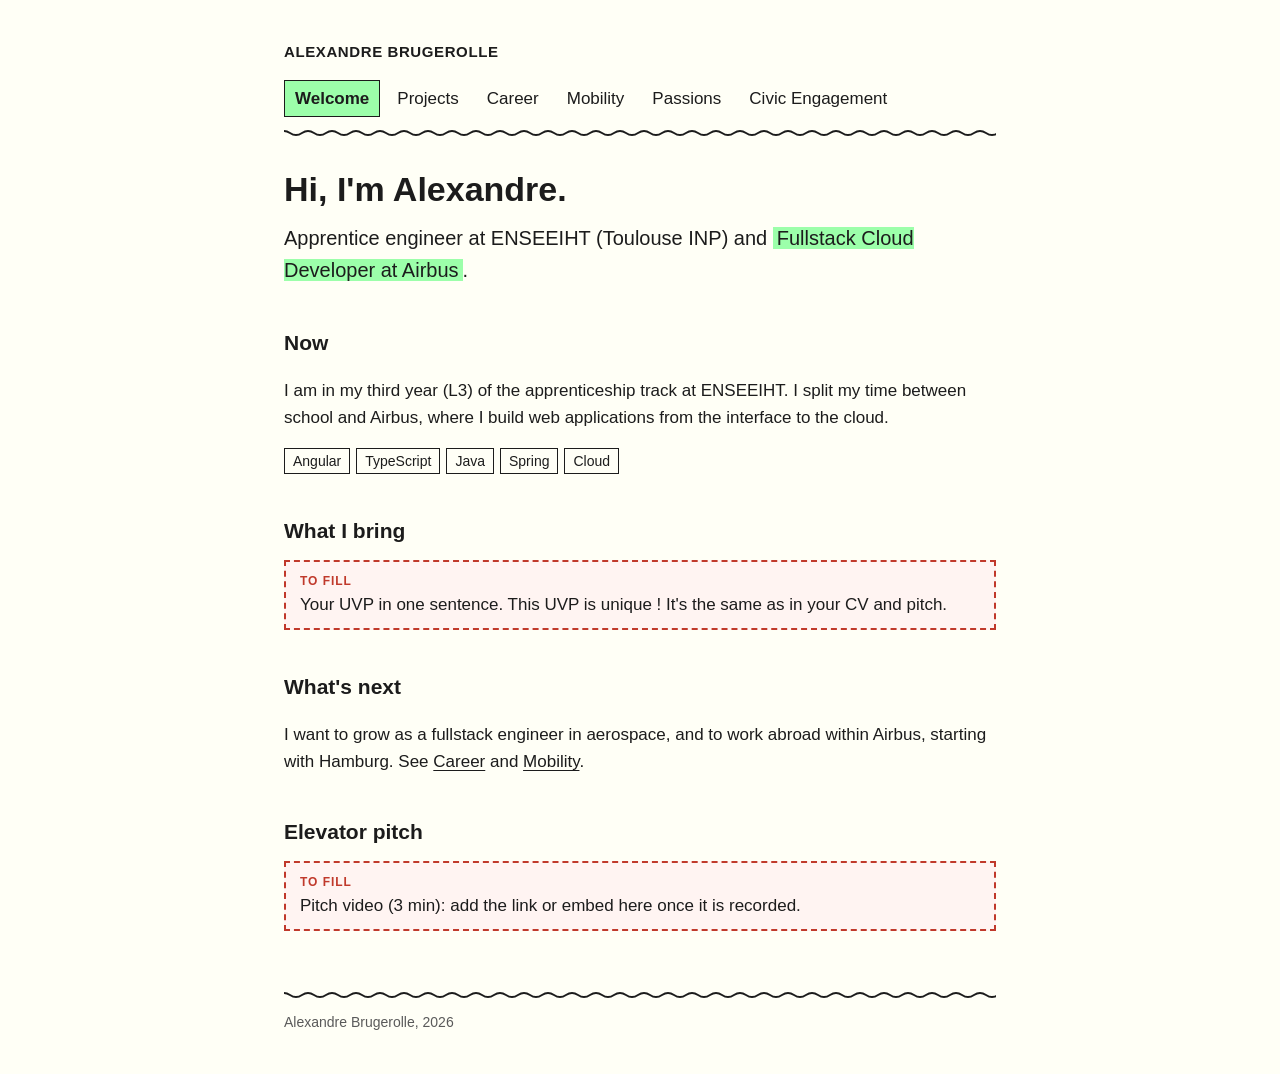
<file: index.html>
<!DOCTYPE html>
<html lang="en">
<head>
  <meta charset="utf-8">
  <meta name="viewport" content="width=device-width, initial-scale=1">
  <title>Alexandre Brugerolle's Portfolio</title>
  <link rel="stylesheet" href="style.css">
</head>
<body>
  <header>
    <p class="name">Alexandre Brugerolle</p>
    <nav>
      <a href="index.html" class="active">Welcome</a>
      <a href="projects.html">Projects</a>
      <a href="career.html">Career</a>
      <a href="mobility.html">Mobility</a>
      <a href="passions.html">Passions</a>
      <a href="civic.html">Civic Engagement</a>
    </nav>
  </header>

  <main>
    <h1>Hi, I'm Alexandre.</h1>
    <p class="lead">
      Apprentice engineer at ENSEEIHT (Toulouse INP) and
      <span class="highlight">Fullstack Cloud Developer at Airbus</span>.
    </p>

    <h2>Now</h2>
    <p>
      I am in my third year (L3) of the apprenticeship track at ENSEEIHT.
      I split my time between school and Airbus, where I build web applications
      from the interface to the cloud.
    </p>
    <ul class="tags">
      <li>Angular</li>
      <li>TypeScript</li>
      <li>Java</li>
      <li>Spring</li>
      <li>Cloud</li>
    </ul>

    <h2>What I bring</h2>
    <div class="todo">
      Your UVP in one sentence. This UVP is unique ! It's the same as in your CV and pitch.
    </div>

    <h2>What's next</h2>
    <p>
      I want to grow as a fullstack engineer in aerospace, and to work abroad
      within Airbus, starting with Hamburg.
      See <a href="career.html">Career</a> and <a href="mobility.html">Mobility</a>.
    </p>

    <h2>Elevator pitch</h2>
    <div class="todo">
      Pitch video (3 min): add the link or embed here once it is recorded.
    </div>
  </main>

  <footer>Alexandre Brugerolle, 2026</footer>
</body>
</html>
</file>
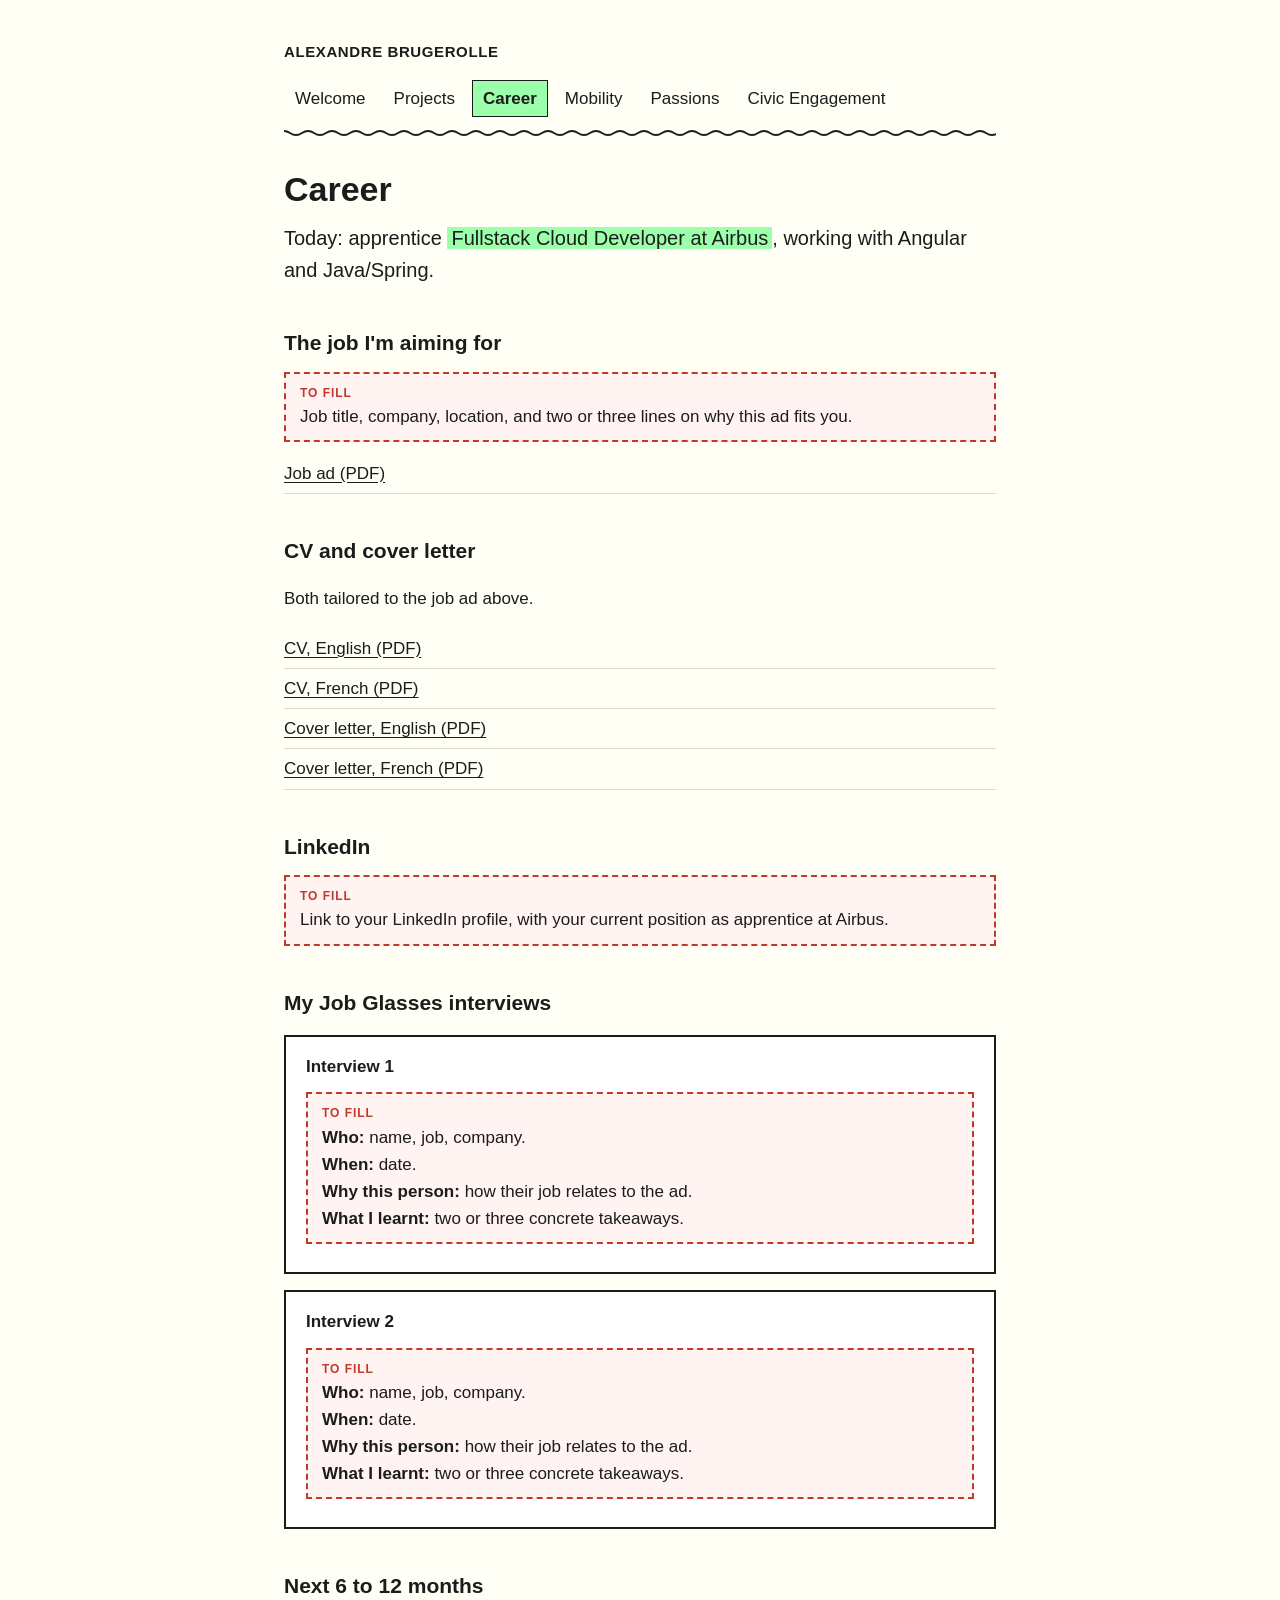
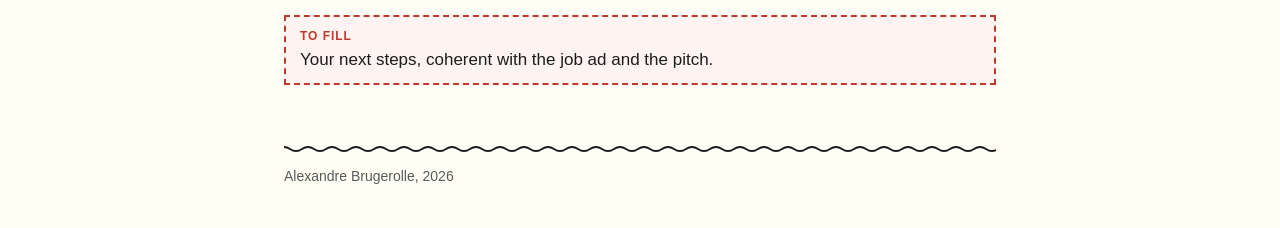
<file: career.html>
<!DOCTYPE html>
<html lang="en">
<head>
  <meta charset="utf-8">
  <meta name="viewport" content="width=device-width, initial-scale=1">
  <title>Alexandre Brugerolle's Career</title>
  <link rel="stylesheet" href="style.css">
</head>
<body>
  <header>
    <p class="name">Alexandre Brugerolle</p>
    <nav>
      <a href="index.html">Welcome</a>
      <a href="projects.html">Projects</a>
      <a href="career.html" class="active">Career</a>
      <a href="mobility.html">Mobility</a>
      <a href="passions.html">Passions</a>
      <a href="civic.html">Civic Engagement</a>
    </nav>
  </header>

  <main>
    <h1>Career</h1>
    <p class="lead">
      Today: apprentice <span class="highlight">Fullstack Cloud Developer at Airbus</span>,
      working with Angular and Java/Spring.
    </p>

    <h2>The job I'm aiming for</h2>
    <div class="todo">
      Job title, company, location, and two or three lines on why this ad fits you.
    </div>
    <ul class="files">
      <li><a href="files/job-ad.pdf">Job ad (PDF)</a></li>
    </ul>

    <h2>CV and cover letter</h2>
    <p>Both tailored to the job ad above.</p>
    <ul class="files">
      <li><a href="files/cv-en.pdf">CV, English (PDF)</a></li>
      <li><a href="files/cv-fr.pdf">CV, French (PDF)</a></li>
      <li><a href="files/cover-letter-en.pdf">Cover letter, English (PDF)</a></li>
      <li><a href="files/cover-letter-fr.pdf">Cover letter, French (PDF)</a></li>
    </ul>

    <h2>LinkedIn</h2>
    <div class="todo">
      Link to your LinkedIn profile, with your current position as apprentice at Airbus.
    </div>

    <h2>My Job Glasses interviews</h2>

    <div class="card">
      <h3>Interview 1</h3>
      <div class="todo">
        <strong>Who:</strong> name, job, company.<br>
        <strong>When:</strong> date.<br>
        <strong>Why this person:</strong> how their job relates to the ad.<br>
        <strong>What I learnt:</strong> two or three concrete takeaways.
      </div>
    </div>

    <div class="card">
      <h3>Interview 2</h3>
      <div class="todo">
        <strong>Who:</strong> name, job, company.<br>
        <strong>When:</strong> date.<br>
        <strong>Why this person:</strong> how their job relates to the ad.<br>
        <strong>What I learnt:</strong> two or three concrete takeaways.
      </div>
    </div>

    <h2>Next 6 to 12 months</h2>
    <div class="todo">
      Your next steps, coherent with the job ad and the pitch.
    </div>
  </main>

  <footer>Alexandre Brugerolle, 2026</footer>
</body>
</html>
</file>
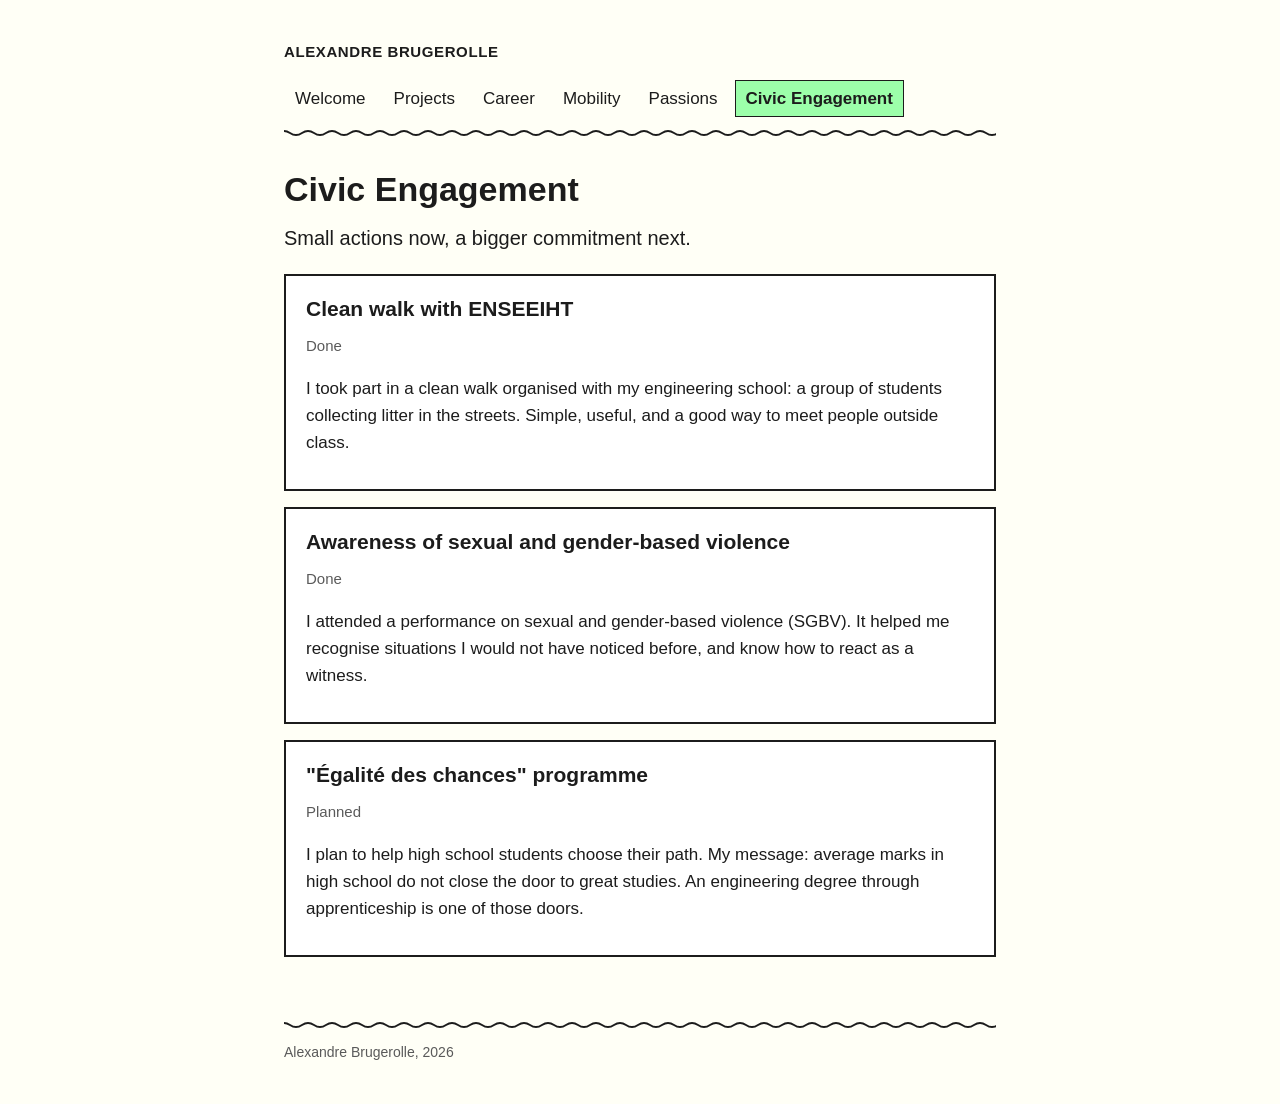
<file: civic.html>
<!DOCTYPE html>
<html lang="en">
<head>
  <meta charset="utf-8">
  <meta name="viewport" content="width=device-width, initial-scale=1">
  <title>Alexandre Brugerolle's Civic Engagement</title>
  <link rel="stylesheet" href="style.css">
</head>
<body>
  <header>
    <p class="name">Alexandre Brugerolle</p>
    <nav>
      <a href="index.html">Welcome</a>
      <a href="projects.html">Projects</a>
      <a href="career.html">Career</a>
      <a href="mobility.html">Mobility</a>
      <a href="passions.html">Passions</a>
      <a href="civic.html" class="active">Civic Engagement</a>
    </nav>
  </header>

  <main>
    <h1>Civic Engagement</h1>
    <p class="lead">Small actions now, a bigger commitment next.</p>

    <div class="card">
      <h2>Clean walk with ENSEEIHT</h2>
      <p class="meta">Done</p>
      <p>
        I took part in a clean walk organised with my engineering school:
        a group of students collecting litter in the streets.
        Simple, useful, and a good way to meet people outside class.
      </p>
    </div>

    <div class="card">
      <h2>Awareness of sexual and gender-based violence</h2>
      <p class="meta">Done</p>
      <p>
        I attended a performance on sexual and gender-based violence (SGBV).
        It helped me recognise situations I would not have noticed before,
        and know how to react as a witness.
      </p>
    </div>

    <div class="card">
      <h2>"Égalité des chances" programme</h2>
      <p class="meta">Planned</p>
      <p>
        I plan to help high school students choose their path.
        My message: average marks in high school do not close the door to great studies.
        An engineering degree through apprenticeship is one of those doors.
      </p>
    </div>
  </main>

  <footer>Alexandre Brugerolle, 2026</footer>
</body>
</html>
</file>
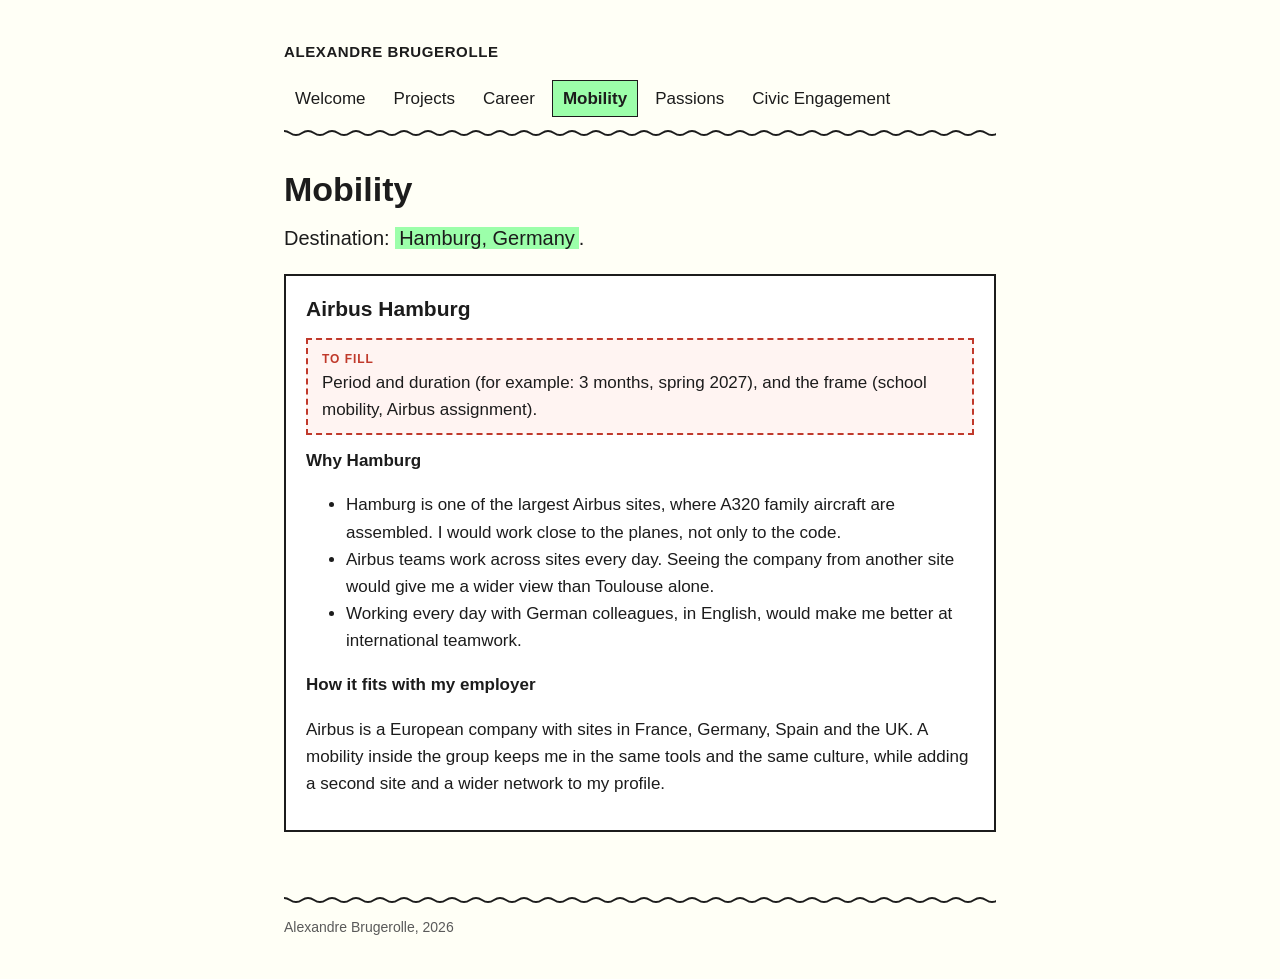
<file: mobility.html>
<!DOCTYPE html>
<html lang="en">
<head>
  <meta charset="utf-8">
  <meta name="viewport" content="width=device-width, initial-scale=1">
  <title>Alexandre Brugerolle's Mobility</title>
  <link rel="stylesheet" href="style.css">
</head>
<body>
  <header>
    <p class="name">Alexandre Brugerolle</p>
    <nav>
      <a href="index.html">Welcome</a>
      <a href="projects.html">Projects</a>
      <a href="career.html">Career</a>
      <a href="mobility.html" class="active">Mobility</a>
      <a href="passions.html">Passions</a>
      <a href="civic.html">Civic Engagement</a>
    </nav>
  </header>

  <main>
    <h1>Mobility</h1>
    <p class="lead">Destination: <span class="highlight">Hamburg, Germany</span>.</p>

    <div class="card">
      <h2>Airbus Hamburg</h2>
      <div class="todo">
        Period and duration (for example: 3 months, spring 2027), and the frame (school mobility, Airbus assignment).
      </div>

      <h3>Why Hamburg</h3>
      <ul>
        <li>Hamburg is one of the largest Airbus sites, where A320 family aircraft are assembled. I would work close to the planes, not only to the code.</li>
        <li>Airbus teams work across sites every day. Seeing the company from another site would give me a wider view than Toulouse alone.</li>
        <li>Working every day with German colleagues, in English, would make me better at international teamwork.</li>
      </ul>

      <h3>How it fits with my employer</h3>
      <p>
        Airbus is a European company with sites in France, Germany, Spain and the UK.
        A mobility inside the group keeps me in the same tools and the same culture,
        while adding a second site and a wider network to my profile.
      </p>
    </div>
  </main>

  <footer>Alexandre Brugerolle, 2026</footer>
</body>
</html>
</file>
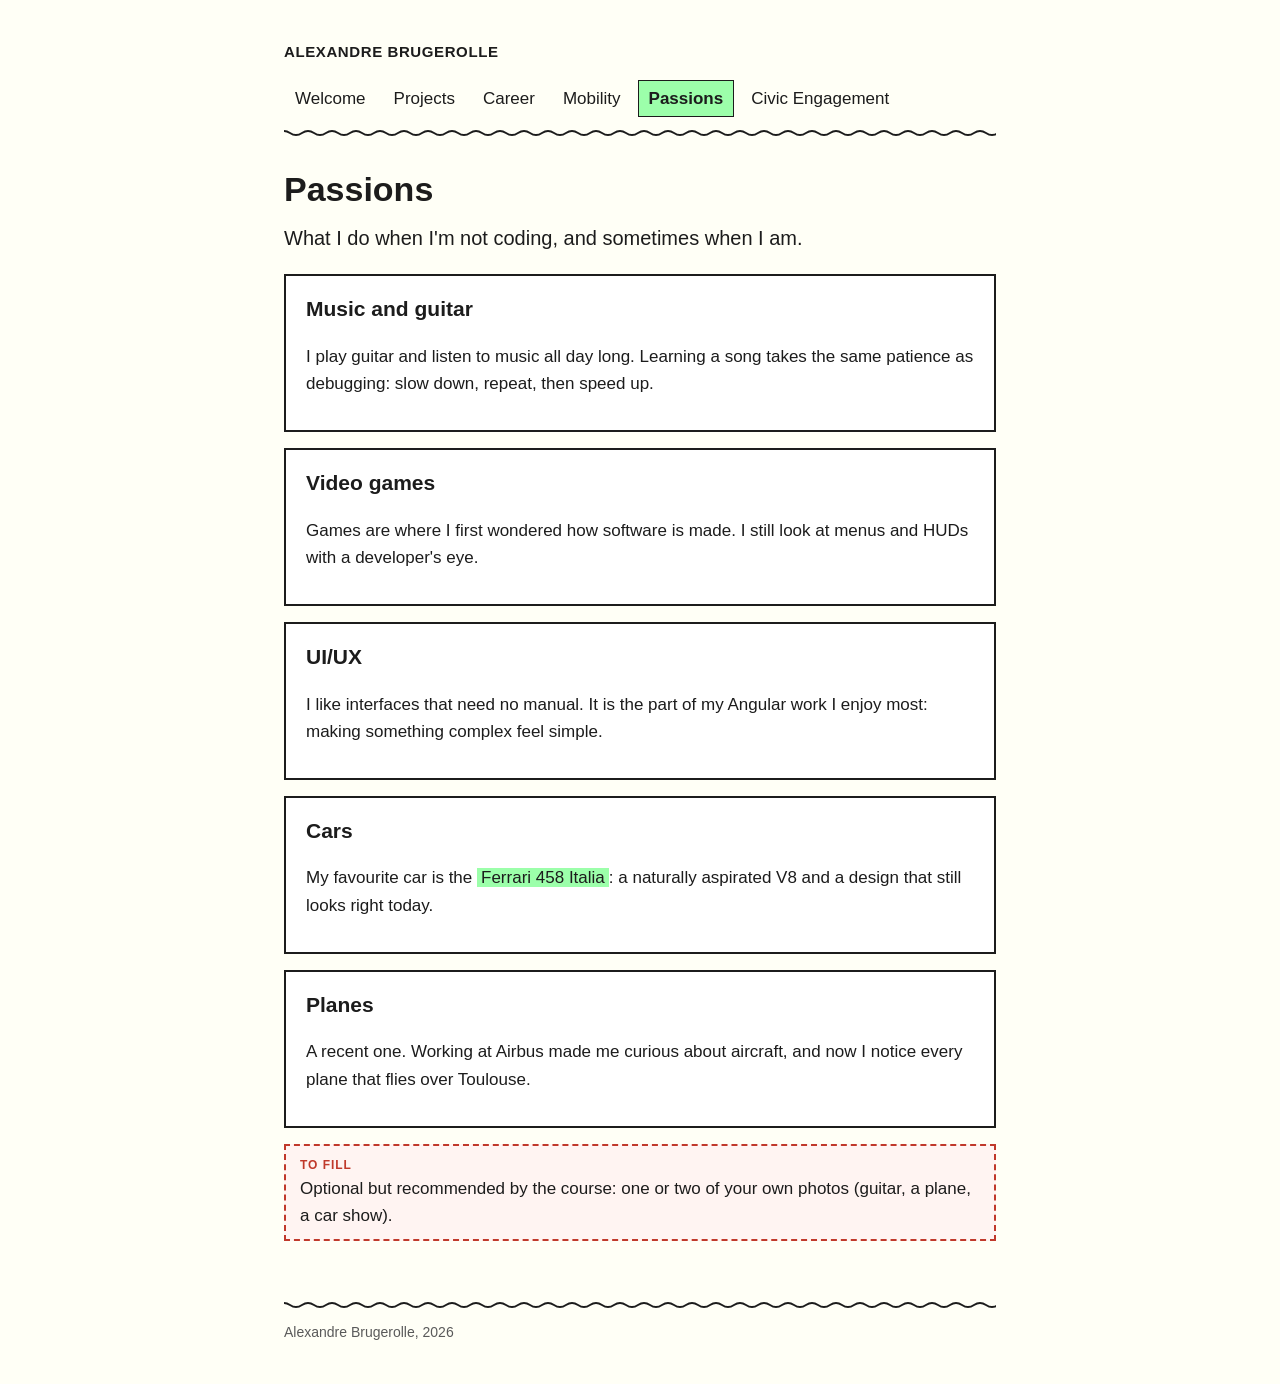
<file: passions.html>
<!DOCTYPE html>
<html lang="en">
<head>
  <meta charset="utf-8">
  <meta name="viewport" content="width=device-width, initial-scale=1">
  <title>Alexandre Brugerolle's Passions</title>
  <link rel="stylesheet" href="style.css">
</head>
<body>
  <header>
    <p class="name">Alexandre Brugerolle</p>
    <nav>
      <a href="index.html">Welcome</a>
      <a href="projects.html">Projects</a>
      <a href="career.html">Career</a>
      <a href="mobility.html">Mobility</a>
      <a href="passions.html" class="active">Passions</a>
      <a href="civic.html">Civic Engagement</a>
    </nav>
  </header>

  <main>
    <h1>Passions</h1>
    <p class="lead">What I do when I'm not coding, and sometimes when I am.</p>

    <div class="card">
      <h2>Music and guitar</h2>
      <p>
        I play guitar and listen to music all day long.
        Learning a song takes the same patience as debugging: slow down, repeat, then speed up.
      </p>
    </div>

    <div class="card">
      <h2>Video games</h2>
      <p>
        Games are where I first wondered how software is made.
        I still look at menus and HUDs with a developer's eye.
      </p>
    </div>

    <div class="card">
      <h2>UI/UX</h2>
      <p>
        I like interfaces that need no manual.
        It is the part of my Angular work I enjoy most: making something complex feel simple.
      </p>
    </div>

    <div class="card">
      <h2>Cars</h2>
      <p>
        My favourite car is the <span class="highlight">Ferrari 458 Italia</span>:
        a naturally aspirated V8 and a design that still looks right today.
      </p>
    </div>

    <div class="card">
      <h2>Planes</h2>
      <p>
        A recent one. Working at Airbus made me curious about aircraft,
        and now I notice every plane that flies over Toulouse.
      </p>
    </div>

    <div class="todo">
      Optional but recommended by the course: one or two of your own photos (guitar, a plane, a car show).
    </div>
  </main>

  <footer>Alexandre Brugerolle, 2026</footer>
</body>
</html>
</file>
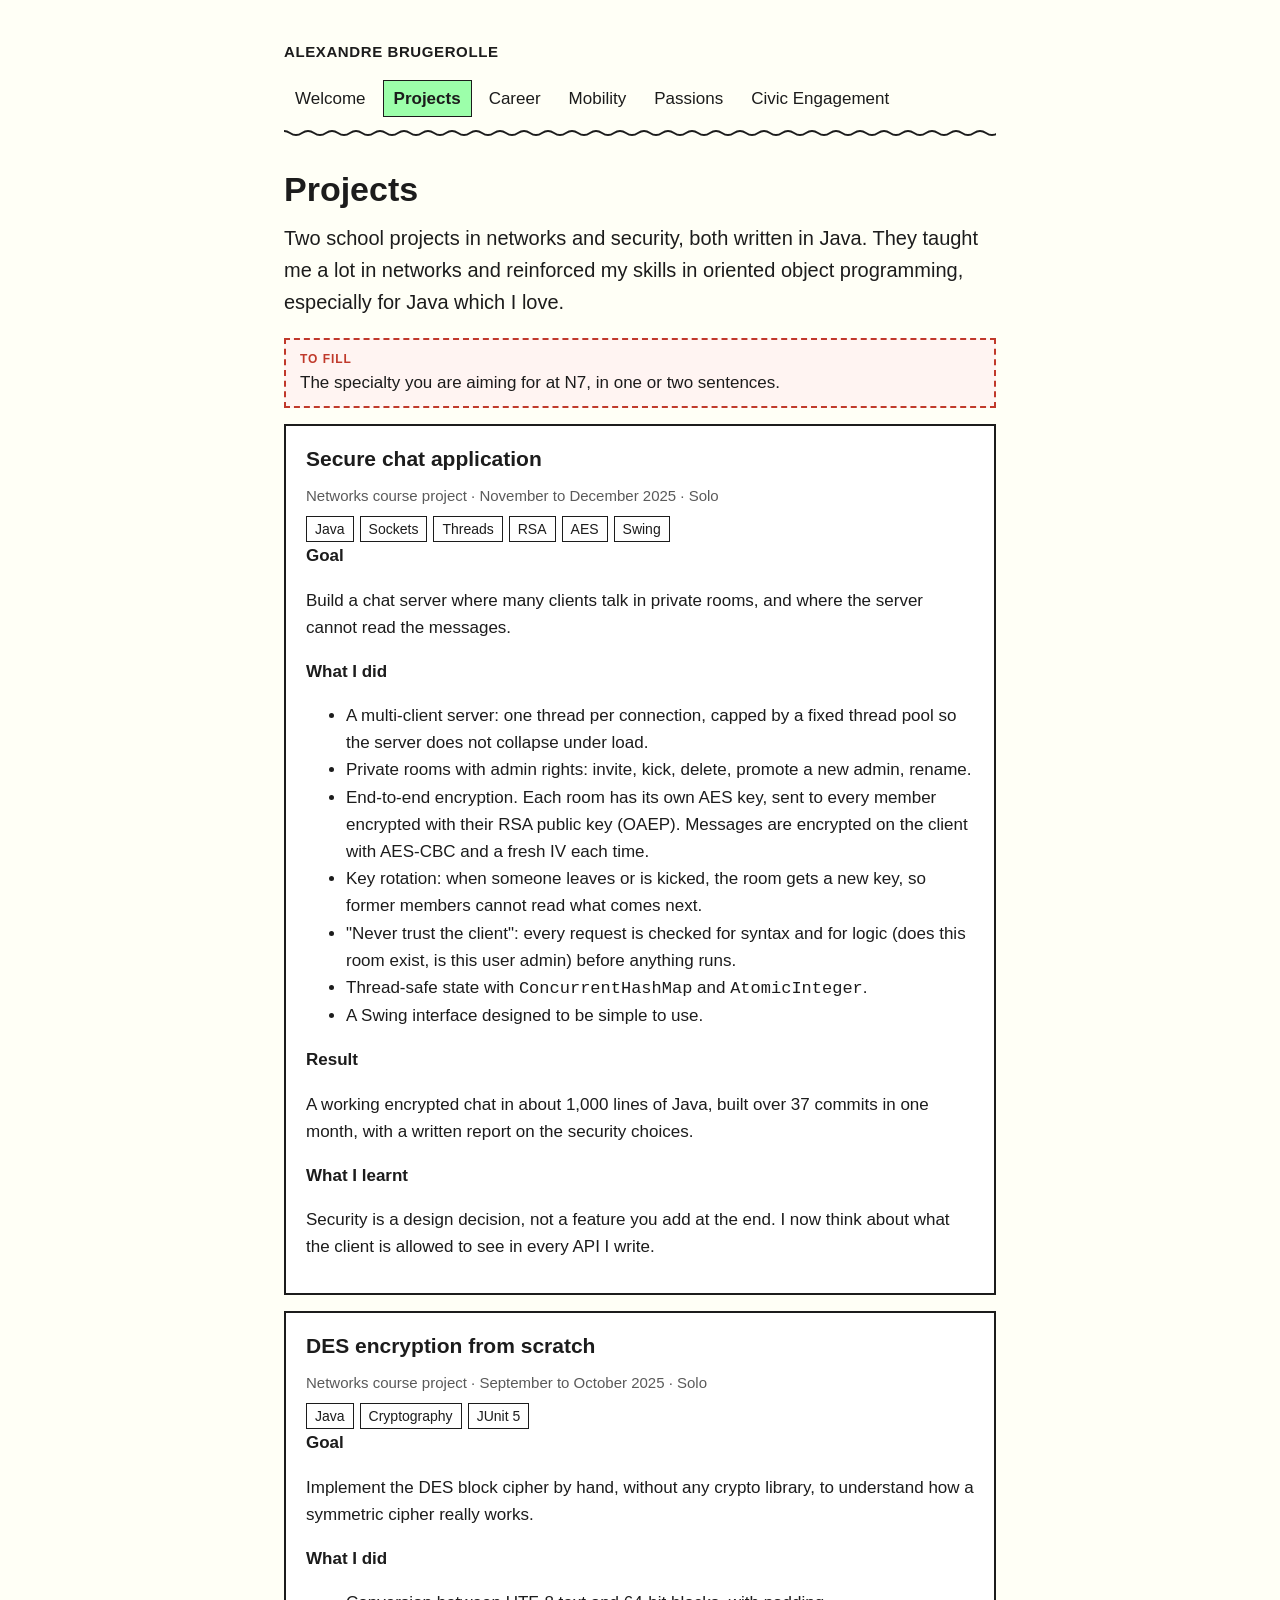
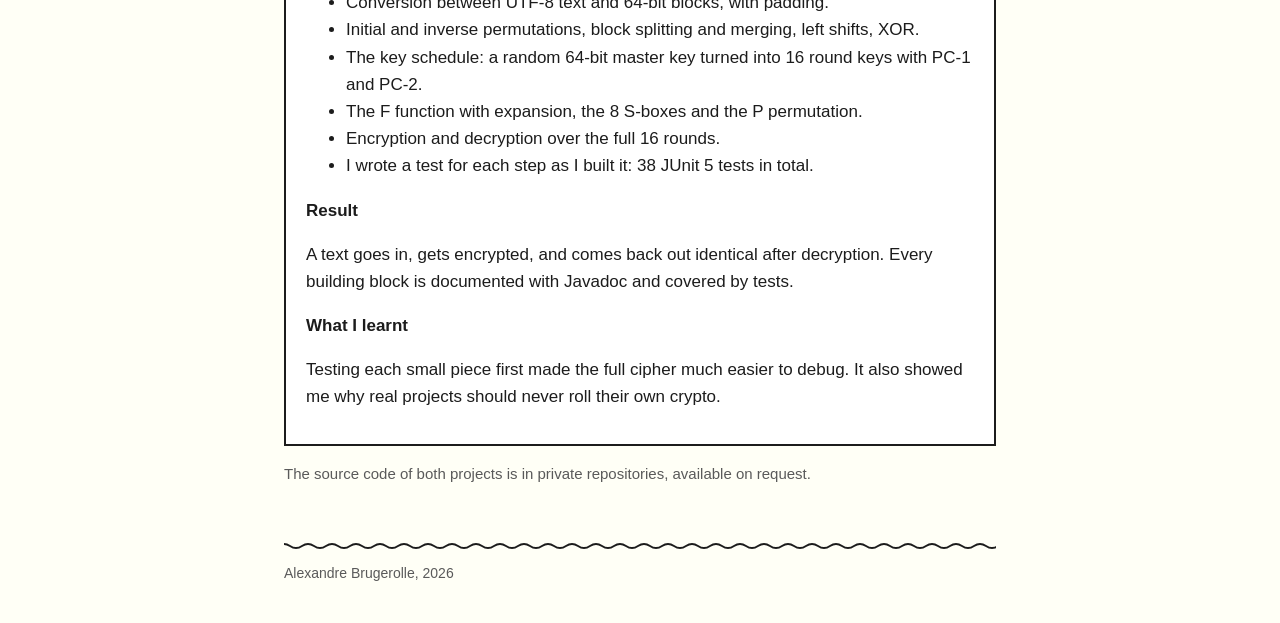
<file: projects.html>
<!DOCTYPE html>
<html lang="en">
<head>
  <meta charset="utf-8">
  <meta name="viewport" content="width=device-width, initial-scale=1">
  <title>Alexandre Brugerolle's Projects</title>
  <link rel="stylesheet" href="style.css">
</head>
<body>
  <header>
    <p class="name">Alexandre Brugerolle</p>
    <nav>
      <a href="index.html">Welcome</a>
      <a href="projects.html" class="active">Projects</a>
      <a href="career.html">Career</a>
      <a href="mobility.html">Mobility</a>
      <a href="passions.html">Passions</a>
      <a href="civic.html">Civic Engagement</a>
    </nav>
  </header>

  <main>
    <h1>Projects</h1>
    <p class="lead">
      Two school projects in networks and security, both written in Java.
      They taught me a lot in networks and reinforced my skills in oriented object programming, especially for Java which I love.
    </p>

    <div class="todo">
      The specialty you are aiming for at N7, in one or two sentences.
    </div>

    <div class="card">
      <h2>Secure chat application</h2>
      <p class="meta">Networks course project · November to December 2025 · Solo</p>
      <ul class="tags">
        <li>Java</li>
        <li>Sockets</li>
        <li>Threads</li>
        <li>RSA</li>
        <li>AES</li>
        <li>Swing</li>
      </ul>

      <h3>Goal</h3>
      <p>
        Build a chat server where many clients talk in private rooms,
        and where the server cannot read the messages.
      </p>

      <h3>What I did</h3>
      <ul>
        <li>A multi-client server: one thread per connection, capped by a fixed thread pool so the server does not collapse under load.</li>
        <li>Private rooms with admin rights: invite, kick, delete, promote a new admin, rename.</li>
        <li>End-to-end encryption. Each room has its own AES key, sent to every member encrypted with their RSA public key (OAEP). Messages are encrypted on the client with AES-CBC and a fresh IV each time.</li>
        <li>Key rotation: when someone leaves or is kicked, the room gets a new key, so former members cannot read what comes next.</li>
        <li>"Never trust the client": every request is checked for syntax and for logic (does this room exist, is this user admin) before anything runs.</li>
        <li>Thread-safe state with <code>ConcurrentHashMap</code> and <code>AtomicInteger</code>.</li>
        <li>A Swing interface designed to be simple to use.</li>
      </ul>

      <h3>Result</h3>
      <p>
        A working encrypted chat in about 1,000 lines of Java, built over 37 commits in one month,
        with a written report on the security choices.
      </p>

      <h3>What I learnt</h3>
      <p>
        Security is a design decision, not a feature you add at the end.
        I now think about what the client is allowed to see in every API I write.
      </p>
    </div>

    <div class="card">
      <h2>DES encryption from scratch</h2>
      <p class="meta">Networks course project · September to October 2025 · Solo</p>
      <ul class="tags">
        <li>Java</li>
        <li>Cryptography</li>
        <li>JUnit 5</li>
      </ul>

      <h3>Goal</h3>
      <p>
        Implement the DES block cipher by hand, without any crypto library,
        to understand how a symmetric cipher really works.
      </p>

      <h3>What I did</h3>
      <ul>
        <li>Conversion between UTF-8 text and 64-bit blocks, with padding.</li>
        <li>Initial and inverse permutations, block splitting and merging, left shifts, XOR.</li>
        <li>The key schedule: a random 64-bit master key turned into 16 round keys with PC-1 and PC-2.</li>
        <li>The F function with expansion, the 8 S-boxes and the P permutation.</li>
        <li>Encryption and decryption over the full 16 rounds.</li>
        <li>I wrote a test for each step as I built it: 38 JUnit 5 tests in total.</li>
      </ul>

      <h3>Result</h3>
      <p>
        A text goes in, gets encrypted, and comes back out identical after decryption.
        Every building block is documented with Javadoc and covered by tests.
      </p>

      <h3>What I learnt</h3>
      <p>
        Testing each small piece first made the full cipher much easier to debug.
        It also showed me why real projects should never roll their own crypto.
      </p>
    </div>

    <p class="meta">The source code of both projects is in private repositories, available on request.</p>
  </main>

  <footer>Alexandre Brugerolle, 2026</footer>
</body>
</html>
</file>
<file: style.css>
:root {
  --bg: #fffff6;
  --accent: #9CFFAA;
  --text: #1C1C1C;
  --muted: #5A5A5A;
  --line: #1C1C1C;
  --wave: url("data:image/svg+xml,%3Csvg xmlns='http://www.w3.org/2000/svg' width='24' height='8' viewBox='0 0 24 8'%3E%3Cpath d='M-12 6 C-6 6 -6 2 0 2 C6 2 6 6 12 6 C18 6 18 2 24 2 C30 2 30 6 36 6' fill='none' stroke='%231C1C1C' stroke-width='2'/%3E%3C/svg%3E");
}

* { box-sizing: border-box; }

body {
  margin: 0;
  background: var(--bg);
  color: var(--text);
  font-family: Arial, Helvetica, sans-serif;
  font-size: 17px;
  line-height: 1.6;
}

header, main, footer {
  max-width: 760px;
  margin: 0 auto;
  padding: 0 24px;
}

header { padding-top: 40px; }

.name {
  font-size: 15px;
  font-weight: bold;
  letter-spacing: 0.04em;
  text-transform: uppercase;
  margin: 0 0 16px;
}

nav {
  display: flex;
  flex-wrap: wrap;
  gap: 6px;
  padding-bottom: 20px;
  background: var(--wave) repeat-x left bottom;
}

nav a {
  color: var(--text);
  text-decoration: none;
  padding: 4px 10px;
  border: 1px solid transparent;
}

nav a:hover { border-color: var(--line); }

nav a.active {
  background: var(--accent);
  border-color: var(--line);
  font-weight: bold;
}

main { padding-top: 32px; padding-bottom: 48px; }

h1 { font-size: 34px; line-height: 1.2; margin: 0 0 12px; }
h2 { font-size: 21px; margin: 40px 0 8px; }
h3 { font-size: 17px; margin: 24px 0 4px; }

.lead { font-size: 20px; margin-top: 0; }

.highlight {
  background: var(--accent);
  padding: 0 4px;
}

a { color: var(--text); text-decoration-color: var(--text); text-underline-offset: 3px; }
a:hover { background: var(--accent); }

.meta { color: var(--muted); font-size: 15px; margin: 0 0 8px; }

.tags { display: flex; flex-wrap: wrap; gap: 6px; padding: 0; margin: 8px 0 0; list-style: none; }
.tags li { border: 1px solid var(--line); padding: 1px 8px; font-size: 14px; }

.card {
  border: 2px solid var(--line);
  background: #FFFFFF;
  padding: 16px 20px;
  margin: 16px 0;
}

.card h2, .card h3 { margin-top: 0; }

.files { list-style: none; padding: 0; margin: 8px 0 0; }
.files li { padding: 6px 0; border-bottom: 1px solid #DDDDCC; }

.photo { width: 160px; height: 160px; object-fit: cover; border: 2px solid var(--line); }

/* Placeholders: remove the class once the real content is in. */
.todo {
  border: 2px dashed #C0392B;
  background: #FFF4F2;
  padding: 10px 14px;
  margin: 12px 0;
}
.todo::before {
  content: "TO FILL";
  display: block;
  font-size: 12px;
  font-weight: bold;
  color: #C0392B;
  letter-spacing: 0.08em;
}

footer {
  padding-bottom: 40px;
  color: var(--muted);
  font-size: 14px;
}

/* Wave drawn inside the content box so it matches the nav one. */
footer::before {
  content: "";
  display: block;
  height: 8px;
  margin-bottom: 12px;
  background: var(--wave) repeat-x left center;
}
</file>
